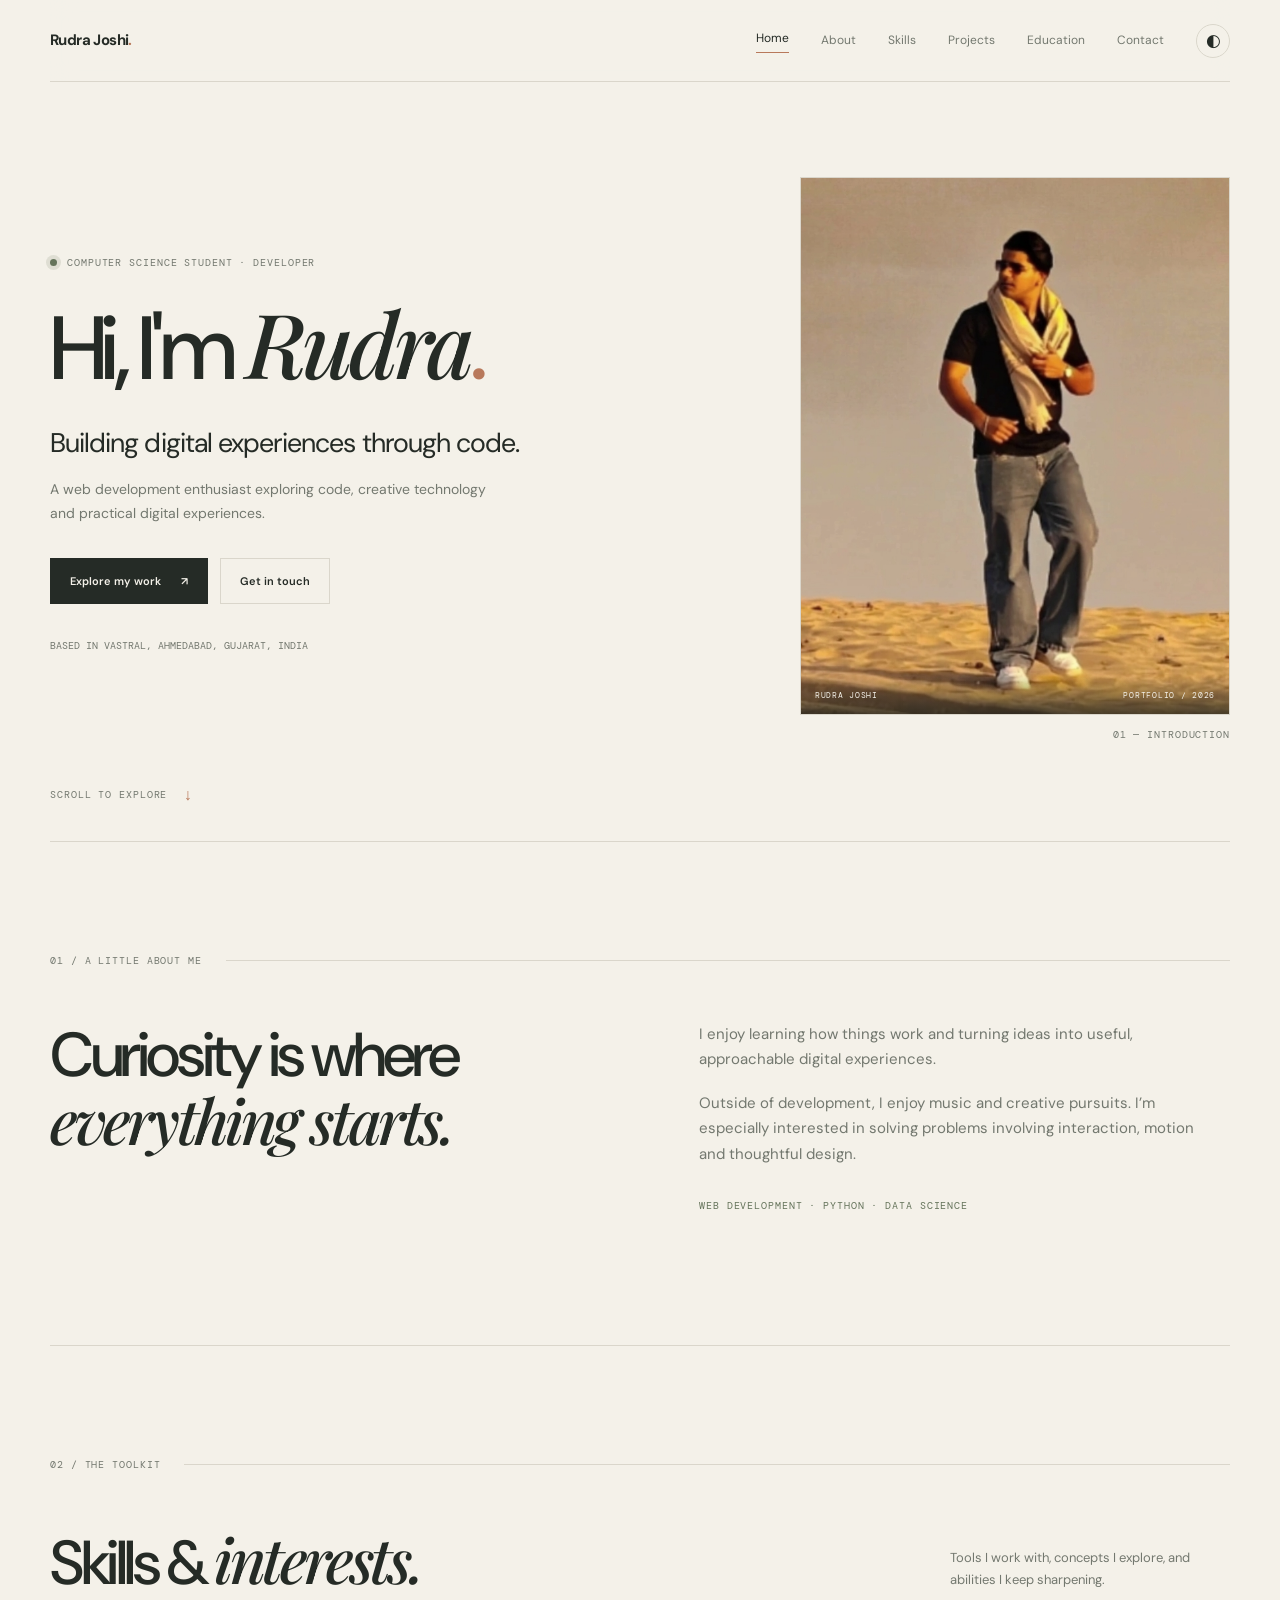
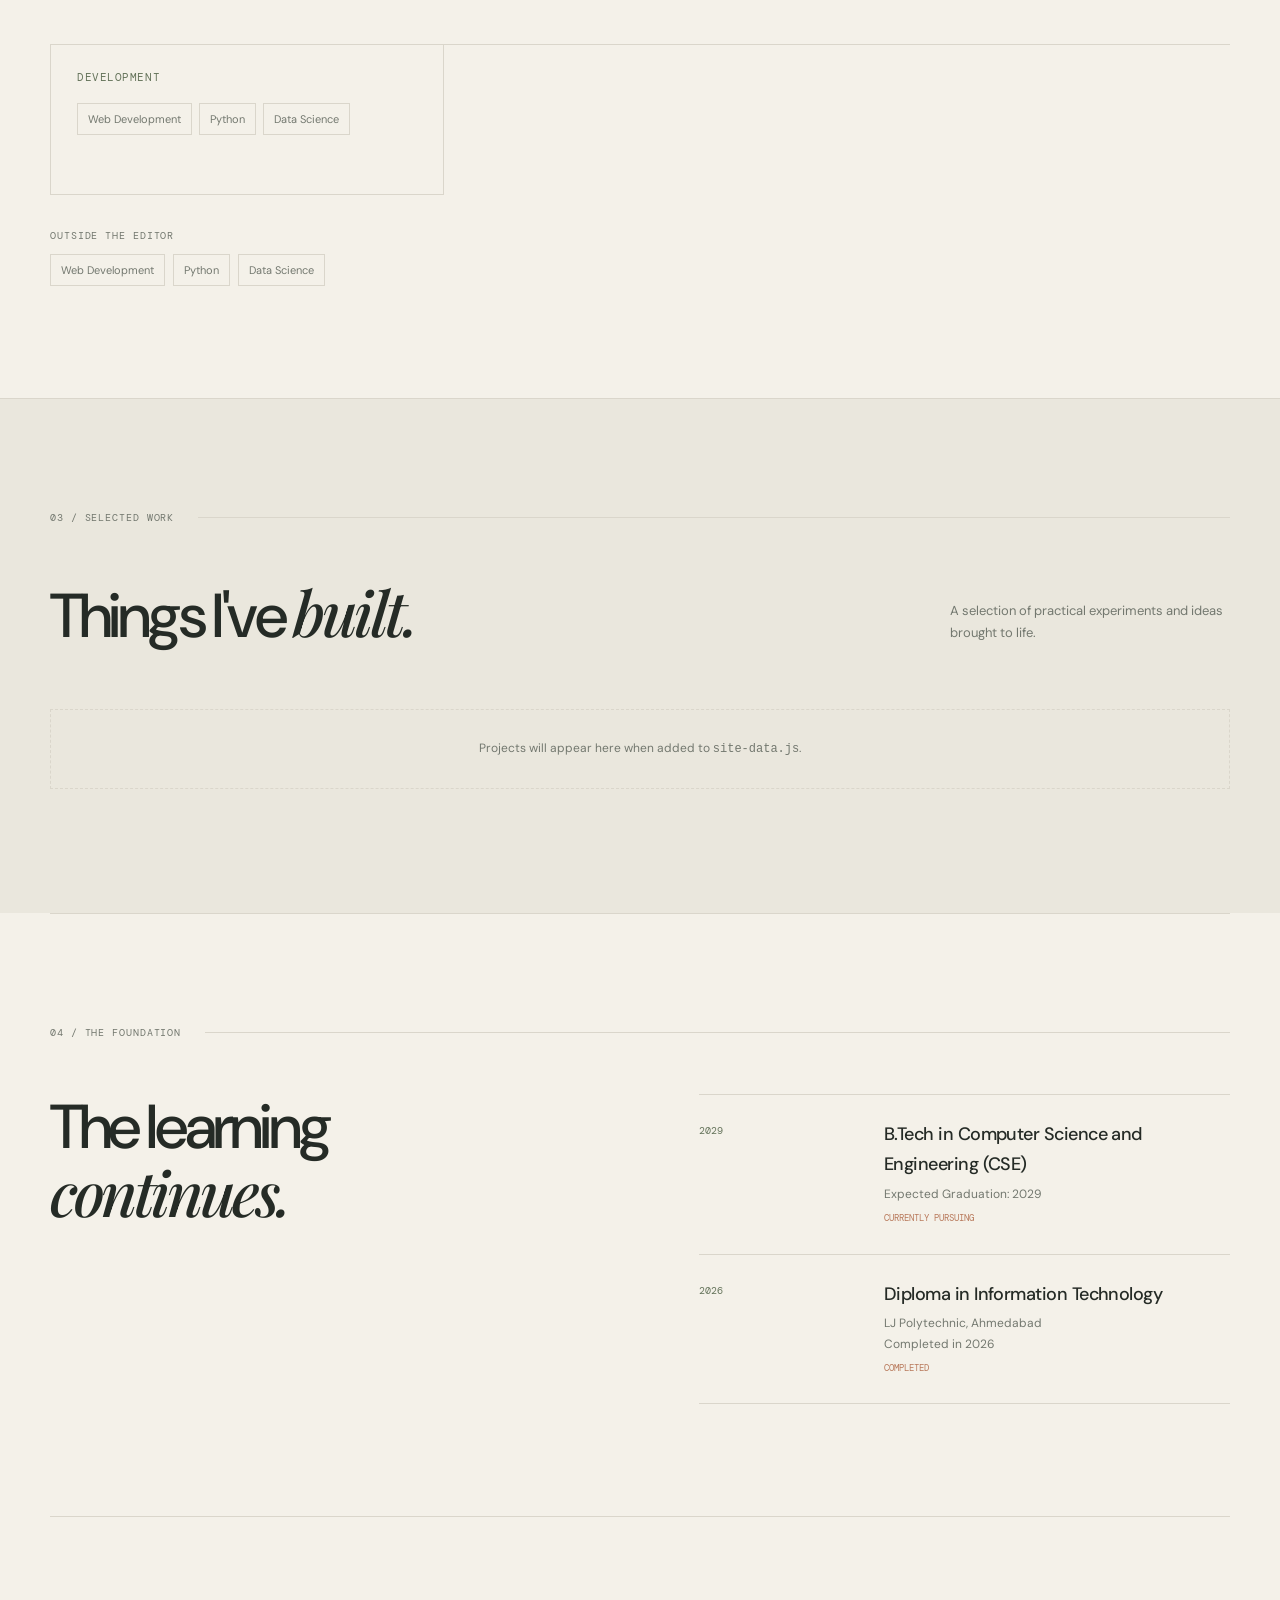
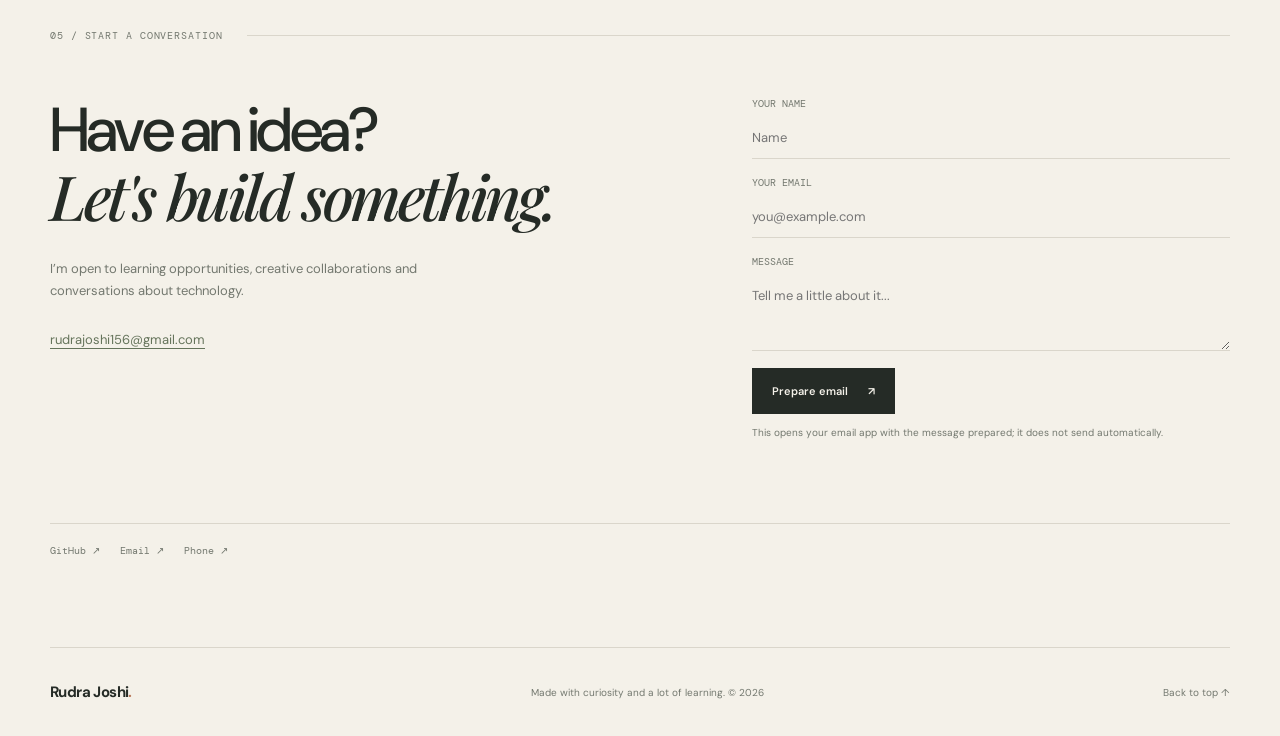
<file: index.html>
<!doctype html>
<html lang="en">
<head>
  <meta charset="utf-8">
  <meta name="viewport" content="width=device-width, initial-scale=1">
  <meta name="theme-color" content="#f4f1e9">
  <meta name="description" content="Personal portfolio — developer, student and creative technologist.">
  <meta property="og:title" content="Personal Portfolio">
  <meta property="og:description" content="A little introduction, selected work and things I'm curious about.">
  <title>Portfolio — Personal Website</title>
  <link rel="preconnect" href="https://fonts.googleapis.com">
  <link rel="preconnect" href="https://fonts.gstatic.com" crossorigin>
  <link href="https://fonts.googleapis.com/css2?family=DM+Mono:wght@400;500&family=DM+Sans:wght@400;500;600;700&family=Playfair+Display:ital,wght@0,500;0,600;1,500;1,600&display=swap" rel="stylesheet">
  <link rel="stylesheet" href="style.css">
  <script src="site-data.js" defer></script>
  <script src="script.js" defer></script>
</head>
<body>
  <div class="scroll-progress" aria-hidden="true"></div>
  <header class="site-header">
    <a class="wordmark" href="#home" aria-label="Back to home"><span data-name>Rudra Joshi</span><i>.</i></a>
    <button class="menu-toggle" aria-label="Open navigation" aria-expanded="false"><span></span><span></span></button>
    <nav class="main-nav" aria-label="Main navigation">
      <a href="#home" class="nav-link active">Home</a>
      <a href="#about" class="nav-link">About</a>
      <a href="#skills" class="nav-link">Skills</a>
      <a href="#projects" class="nav-link">Projects</a>
      <a href="#education" class="nav-link">Education</a>
      <a href="#contact" class="nav-link">Contact</a>
      <button class="theme-toggle" aria-label="Switch to dark theme" title="Toggle theme">◐</button>
    </nav>
  </header>

  <main>
    <section class="hero section-wrap" id="home">
      <div class="hero-copy">
        <p class="eyebrow"><span class="status-dot"></span><span id="hero-kicker">COMPUTER SCIENCE STUDENT · DEVELOPER</span></p>
        <h1>Hi, I'm <em data-firstname>Rudra</em><span class="period">.</span></h1>
        <p class="hero-statement" id="hero-title">Building digital experiences through code.</p>
        <p class="hero-description" id="hero-intro"></p>
        <div class="hero-actions">
          <a class="button button-dark" href="#projects">Explore my work <span>↗</span></a>
          <a class="button button-outline" href="#contact">Get in touch</a>
          <a class="resume-link" id="resume-link" href="#" target="_blank" rel="noopener" hidden>Download résumé ↓</a>
        </div>
        <p class="hero-location" id="hero-location"></p>
      </div>
      <div class="hero-visual">
        <div class="portrait-frame">
          <img id="profile-image" src="assets/profile.jpeg" alt="Profile portrait" onerror="this.style.display='none';this.parentElement.classList.add('no-photo')">
          <div class="portrait-fallback" aria-hidden="true"><span><br></span></div>
          <div class="portrait-caption"><span id="portrait-name">Rudra Joshi</span><span>PORTFOLIO / 2026</span></div>
        </div>
        <span class="hero-index">01 — INTRODUCTION</span>
      </div>
      <a class="scroll-cue" href="#about"><span>SCROLL TO EXPLORE</span><b>↓</b></a>
    </section>

    <section class="section section-wrap about-section" id="about">
      <div class="section-meta"><span>01 / A LITTLE ABOUT ME</span><span class="meta-line"></span></div>
      <div class="section-grid">
        <h2>Curiosity is where<br><em>everything starts.</em></h2>
        <div class="section-body">
          <div id="about-copy"></div>
          <p class="small-note" id="career-goal"></p>
        </div>
      </div>
    </section>

    <section class="section section-wrap" id="skills">
      <div class="section-meta"><span>02 / THE TOOLKIT</span><span class="meta-line"></span></div>
      <div class="section-heading-row">
        <h2>Skills & <em>interests.</em></h2>
        <p class="section-intro">Tools I work with, concepts I explore, and abilities I keep sharpening.</p>
      </div>
      <div id="skills-grid" class="skills-grid"></div>
      <div id="interests-wrap" class="interests-wrap" hidden>
        <p class="micro-label">OUTSIDE THE EDITOR</p><div id="interests-list" class="tag-list"></div>
      </div>
      <div id="languages-wrap" class="languages-wrap" hidden>
        <p class="micro-label">LANGUAGES</p><div id="languages-list" class="tag-list"></div>
      </div>
    </section>

    <section class="section section-wrap projects-section" id="projects">
      <div class="section-meta"><span>03 / SELECTED WORK</span><span class="meta-line"></span></div>
      <div class="section-heading-row">
        <h2>Things I've <em>built.</em></h2>
        <p class="section-intro">A selection of practical experiments and ideas brought to life.</p>
      </div>
      <div id="projects-grid" class="projects-grid"></div>
      <p class="empty-note" id="projects-empty">Projects will appear here when added to <code>site-data.js</code>.</p>
    </section>

    <section class="section section-wrap cert-section" id="certifications" hidden>
      <div class="section-meta"><span>04 / CONTINUOUS LEARNING</span><span class="meta-line"></span></div>
      <div class="section-heading-row"><h2>Learning in <em>progress.</em></h2><p class="section-intro">Credentials and milestones along the way.</p></div>
      <div id="certifications-list" class="timeline"></div>
    </section>

    <section class="section section-wrap education-section" id="education">
      <div class="section-meta"><span>04 / THE FOUNDATION</span><span class="meta-line"></span></div>
      <div class="section-grid">
        <h2>The learning<br><em>continues.</em></h2>
        <div id="education-list" class="timeline"></div>
      </div>
    </section>

    <section class="section section-wrap contact-section" id="contact">
      <div class="section-meta"><span>05 / START A CONVERSATION</span><span class="meta-line"></span></div>
      <div class="contact-layout">
        <div>
          <h2>Have an idea?<br><em>Let's build something.</em></h2>
          <p class="contact-intro" id="contact-message"></p>
          <a class="email-link" id="email-link" href="#" hidden></a>
        </div>
        <form id="contact-form" class="contact-form">
          <label>Your name<input name="name" autocomplete="name" required placeholder="Name"></label>
          <label>Your email<input name="email" type="email" autocomplete="email" required placeholder="you@example.com"></label>
          <label>Message<textarea name="message" rows="3" required placeholder="Tell me a little about it..."></textarea></label>
          <button class="button button-dark" type="submit">Prepare email <span>↗</span></button>
          <p class="form-note">This opens your email app with the message prepared; it does not send automatically.</p>
          <p class="form-error" id="form-error" role="status"></p>
        </form>
      </div>
      <div id="contact-links" class="social-links"></div>
    </section>
  </main>

  <footer class="site-footer section-wrap">
    <a class="wordmark" href="#home"><span data-name>Rudra Joshi</span><i>.</i></a>
    <p>Made with curiosity and a lot of learning. © <span id="year"></span></p>
    <a class="back-top" href="#home">Back to top ↑</a>
  </footer>
</body>
</html>
</file>
<file: style.css>
/* Warm editorial portfolio — palette and layout tokens */
:root {
  color-scheme: light;
  --bg: #f4f1e9;
  --surface: #eae7dd;
  --surface-2: #e1e5d9;
  --ink: #252b26;
  --muted: #73786f;
  --accent: #65745b;
  --terracotta: #b8795b;
  --line: #dad6cb;
  --display: "Playfair Display", Georgia, serif;
  --sans: "DM Sans", Arial, sans-serif;
  --mono: "DM Mono", monospace;
  --max: 1180px;
}
:root[data-theme="dark"] {
  color-scheme: dark;
  --bg: #20231f;
  --surface: #292e28;
  --surface-2: #343c32;
  --ink: #f1eee5;
  --muted: #a9ada2;
  --accent: #a9b99b;
  --terracotta: #d09a7d;
  --line: #41473e;
}
* { box-sizing: border-box; }
html { scroll-behavior: smooth; scroll-padding-top: 100px; }
body { margin: 0; background: var(--bg); color: var(--ink); font-family: var(--sans); font-size: 15px; line-height: 1.7; transition: background .25s, color .25s; }
a { color: inherit; text-decoration: none; }
button, input, textarea { font: inherit; }
button, a { -webkit-tap-highlight-color: transparent; }
::selection { background: var(--accent); color: var(--bg); }
.scroll-progress { position: fixed; inset: 0 auto auto 0; z-index: 30; height: 2px; width: 0; background: var(--terracotta); }
.section-wrap { width: min(var(--max), calc(100% - 96px)); margin-inline: auto; }
.site-header { height: 82px; width: min(var(--max), calc(100% - 96px)); margin: auto; display: flex; align-items: center; justify-content: space-between; border-bottom: 1px solid var(--line); position: sticky; top: 0; z-index: 20; background: color-mix(in srgb, var(--bg) 92%, transparent); backdrop-filter: blur(12px); }
.wordmark { font-weight: 700; font-size: 15px; letter-spacing: -.04em; }
.wordmark i, .period { color: var(--terracotta); font-style: normal; }
.main-nav { display: flex; align-items: center; gap: clamp(16px, 2.5vw, 34px); }
.nav-link { color: var(--muted); font-size: 12px; transition: color .2s; }
.nav-link:hover, .nav-link.active { color: var(--ink); }
.nav-link.active::after { content: ""; display: block; height: 1px; background: var(--terracotta); margin-top: 4px; }
.theme-toggle { border: 1px solid var(--line); background: transparent; color: var(--ink); width: 34px; height: 34px; border-radius: 50%; cursor: pointer; font-size: 17px; }
.menu-toggle { display: none; }
.hero { min-height: 690px; padding-top: 95px; padding-bottom: 100px; display: grid; grid-template-columns: 1.08fr .92fr; align-items: center; gap: 8%; position: relative; }
.eyebrow, .section-meta, .micro-label, .hero-index, .portrait-caption, .scroll-cue, .small-note { font: 10px var(--mono); letter-spacing: .09em; color: var(--muted); text-transform: uppercase; }
.eyebrow { display: flex; align-items: center; gap: 10px; margin: 0 0 26px; }
.status-dot { width: 7px; height: 7px; border-radius: 50%; background: var(--accent); box-shadow: 0 0 0 4px color-mix(in srgb, var(--accent) 15%, transparent); }
h1, h2 { margin: 0; font-weight: 500; letter-spacing: -.055em; line-height: 1.06; }
h1 { font-size: clamp(54px, 7vw, 92px); max-width: 650px; }
h1 em, h2 em { font-family: var(--display); font-weight: 500; }
.hero-statement { font-size: clamp(20px, 2.2vw, 27px); margin: 24px 0 12px; letter-spacing: -.035em; }
.hero-description { max-width: 440px; color: var(--muted); margin: 0; font-size: 14px; }
.hero-actions { display: flex; flex-wrap: wrap; gap: 12px; align-items: center; margin-top: 32px; }
.button { min-height: 46px; padding: 0 19px; display: inline-flex; align-items: center; justify-content: center; gap: 20px; border: 1px solid var(--ink); font-size: 11px; font-weight: 600; transition: transform .2s, background .2s, color .2s; cursor: pointer; }
.button:hover { transform: translateY(-3px); }
.button-dark { background: var(--ink); color: var(--bg); }
.button-dark:hover { background: var(--accent); border-color: var(--accent); color: #fff; }
.button-outline { border-color: var(--line); }
.button-outline:hover { border-color: var(--ink); }
.resume-link { font-size: 11px; color: var(--muted); padding: 10px 0; }
.hero-location { color: var(--muted); font: 10px var(--mono); margin-top: 35px; }
.hero-visual { max-width: 430px; justify-self: end; width: 100%; }
.portrait-frame { aspect-ratio: 4 / 5; position: relative; background: var(--surface); overflow: hidden; border: 1px solid var(--line); }
.portrait-frame img { width: 100%; height: 100%; object-fit: cover; object-position: center 35%; display: block; filter: saturate(.78); }
.portrait-fallback { display: none; position: absolute; inset: 0; align-items: center; justify-content: center; background: linear-gradient(145deg, var(--surface), var(--surface-2)); color: var(--accent); font: 500 clamp(32px, 5vw, 64px)/.95 var(--display); text-align: center; letter-spacing: -.06em; }
.no-photo .portrait-fallback { display: flex; }
.portrait-caption { position: absolute; bottom: 0; left: 0; right: 0; display: flex; justify-content: space-between; padding: 14px; color: #f4f1e9; background: linear-gradient(transparent, #171b17b8); font-size: 8px; }
.hero-index { display: block; text-align: right; margin-top: 13px; }
.scroll-cue { position: absolute; bottom: 36px; left: 0; display: flex; gap: 16px; align-items: center; }
.scroll-cue b { font-size: 16px; color: var(--terracotta); }
.section { padding-top: 112px; padding-bottom: 112px; border-top: 1px solid var(--line); }
.section-meta { display: flex; align-items: center; gap: 24px; margin-bottom: 55px; }
.meta-line { height: 1px; background: var(--line); flex: 1; }
.section-grid { display: grid; grid-template-columns: 1fr 1fr; gap: 10%; }
h2 { font-size: clamp(38px, 5vw, 62px); }
.section-body { max-width: 510px; color: var(--muted); }
.section-body p { margin: 0 0 18px; }
.small-note { color: var(--accent); margin-top: 30px !important; line-height: 1.8; }
.section-heading-row { display: flex; justify-content: space-between; align-items: end; gap: 40px; margin-bottom: 48px; }
.section-intro { max-width: 280px; color: var(--muted); font-size: 13px; margin: 0 0 5px; }
.skills-grid { display: grid; grid-template-columns: repeat(3, 1fr); border-top: 1px solid var(--line); border-left: 1px solid var(--line); }
.skill-group { padding: 25px 26px 30px; border-right: 1px solid var(--line); border-bottom: 1px solid var(--line); min-height: 150px; }
.skill-group h3 { margin: 0 0 19px; font: 11px var(--mono); color: var(--accent); text-transform: uppercase; letter-spacing: .05em; }
.skill-items { display: flex; flex-wrap: wrap; gap: 9px 7px; }
.skill-item, .tag { border: 1px solid var(--line); padding: 6px 10px; color: var(--muted); font-size: 11px; transition: border-color .2s, color .2s; }
.skill-item:hover, .tag:hover { border-color: var(--accent); color: var(--ink); }
.skill-level { display: block; font: 9px var(--mono); color: var(--terracotta); margin-top: 2px; }
.interests-wrap, .languages-wrap { margin-top: 34px; }
.micro-label { margin: 0 0 12px; }
.tag-list { display: flex; flex-wrap: wrap; gap: 8px; }
.projects-section { background: var(--surface); width: 100%; padding-inline: max(48px, calc((100% - var(--max)) / 2)); }
.projects-grid { display: grid; grid-template-columns: repeat(2, 1fr); gap: 26px; }
.project-card { border: 1px solid var(--line); background: var(--bg); transition: transform .25s, box-shadow .25s; }
.project-card:hover { transform: translateY(-5px); box-shadow: 0 14px 35px #252b260e; }
.project-image { aspect-ratio: 16 / 9; background: var(--surface-2); overflow: hidden; }
.project-image img { width: 100%; height: 100%; display: block; object-fit: cover; transition: transform .5s; }
.project-card:hover .project-image img { transform: scale(1.035); }
.project-placeholder { height: 100%; min-height: 180px; display: grid; place-items: center; color: var(--accent); font: italic 30px var(--display); }
.project-content { padding: 23px 25px 25px; }
.project-topline { display: flex; justify-content: space-between; gap: 15px; color: var(--muted); font: 9px var(--mono); text-transform: uppercase; }
.project-content h3 { font-size: 23px; letter-spacing: -.04em; font-weight: 500; margin: 12px 0 8px; }
.project-content p { color: var(--muted); font-size: 12px; margin: 0; }
.project-tech { display: flex; flex-wrap: wrap; gap: 7px; margin-top: 17px; }
.project-tech span { font: 9px var(--mono); color: var(--accent); }
.project-links { display: flex; gap: 17px; margin-top: 19px; font-size: 10px; font-weight: 600; }
.project-links a { border-bottom: 1px solid var(--terracotta); }
.empty-note { color: var(--muted); font-size: 12px; padding: 28px; border: 1px dashed var(--line); text-align: center; }
.timeline { border-top: 1px solid var(--line); }
.timeline-item { display: grid; grid-template-columns: 150px 1fr; gap: 35px; padding: 24px 0; border-bottom: 1px solid var(--line); }
.timeline-date { color: var(--accent); font: 10px var(--mono); text-transform: uppercase; padding-top: 5px; }
.timeline-item h3 { font-size: 18px; font-weight: 500; margin: 0 0 4px; letter-spacing: -.03em; }
.timeline-item p { color: var(--muted); margin: 0; font-size: 12px; }
.timeline-status { display: inline-block; color: var(--terracotta); font: 9px var(--mono); margin-top: 8px; text-transform: uppercase; }
.contact-section { padding-bottom: 90px; }
.contact-layout { display: grid; grid-template-columns: 1.1fr .9fr; gap: 10%; }
.contact-intro { max-width: 390px; color: var(--muted); font-size: 13px; margin: 25px 0; }
.email-link { color: var(--accent); border-bottom: 1px solid var(--accent); font-size: 13px; }
.contact-form { display: grid; gap: 17px; }
.contact-form label { color: var(--muted); font: 10px var(--mono); text-transform: uppercase; }
.contact-form input, .contact-form textarea { width: 100%; display: block; margin-top: 7px; padding: 12px 0; background: transparent; border: 0; border-bottom: 1px solid var(--line); color: var(--ink); outline: 0; resize: vertical; font: 13px var(--sans); text-transform: none; }
.contact-form input:focus, .contact-form textarea:focus { border-color: var(--accent); }
.contact-form .button { justify-self: start; }
.form-note, .form-error { font-size: 10px; color: var(--muted); margin: -7px 0 0; }
.form-error { color: var(--terracotta); }
.social-links { display: flex; flex-wrap: wrap; gap: 20px; border-top: 1px solid var(--line); margin-top: 65px; padding-top: 20px; }
.social-links a { font: 10px var(--mono); color: var(--muted); }
.social-links a:hover { color: var(--accent); }
.site-footer { min-height: 90px; border-top: 1px solid var(--line); display: flex; justify-content: space-between; align-items: center; gap: 20px; }
.site-footer p, .back-top { font-size: 10px; color: var(--muted); }
.back-top:hover { color: var(--ink); }
.reveal { opacity: 0; transform: translateY(18px); transition: opacity .65s ease, transform .65s ease; }
.reveal.visible { opacity: 1; transform: none; }
[hidden] { display: none !important; }

@media (max-width: 800px) {
  .section-wrap, .site-header { width: min(100% - 48px, var(--max)); }
  .main-nav { gap: 15px; }
  .nav-link { font-size: 11px; }
  .hero { min-height: auto; padding-top: 75px; padding-bottom: 105px; gap: 5%; }
  .hero-visual { max-width: 320px; }
  .section { padding-top: 82px; padding-bottom: 82px; }
  .projects-section { padding-inline: 24px; }
  .skills-grid { grid-template-columns: repeat(2, 1fr); }
}
@media (max-width: 620px) {
  .section-wrap, .site-header { width: calc(100% - 40px); }
  .site-header { height: 70px; }
  .menu-toggle { display: flex; flex-direction: column; gap: 5px; border: 0; background: transparent; padding: 10px; z-index: 2; }
  .menu-toggle span { width: 22px; height: 1px; background: var(--ink); }
  .main-nav { display: none; position: absolute; top: 69px; left: -20px; right: -20px; padding: 24px 20px 28px; background: var(--bg); border-bottom: 1px solid var(--line); flex-direction: column; align-items: flex-start; gap: 20px; }
  .main-nav.open { display: flex; }
  .nav-link { font-size: 13px; }
  .theme-toggle { position: absolute; right: 0; bottom: 20px; }
  .hero { display: flex; flex-direction: column; align-items: stretch; padding-top: 65px; gap: 48px; }
  h1 { font-size: clamp(51px, 14vw, 76px); }
  .hero-visual { width: 82%; max-width: none; align-self: flex-end; }
  .scroll-cue { bottom: 28px; }
  .section { padding-top: 68px; padding-bottom: 68px; }
  .section-meta { margin-bottom: 35px; }
  .section-grid, .contact-layout { grid-template-columns: 1fr; gap: 30px; }
  .section-heading-row { display: block; }
  .section-intro { margin-top: 18px; }
  .skills-grid { grid-template-columns: 1fr; }
  .skill-group { min-height: 0; }
  .projects-section { padding-inline: 20px; }
  .projects-grid { grid-template-columns: 1fr; }
  .timeline-item { grid-template-columns: 1fr; gap: 8px; padding: 20px 0; }
  .contact-layout { gap: 40px; }
  .social-links { margin-top: 45px; }
  .site-footer { padding-block: 22px; flex-wrap: wrap; }
  .site-footer p { order: 3; width: 100%; margin: 0; }
}
@media (prefers-reduced-motion: reduce) {
  *, *::before, *::after { scroll-behavior: auto !important; transition-duration: .01ms !important; animation-duration: .01ms !important; }
  .reveal { opacity: 1; transform: none; }
}
</file>
